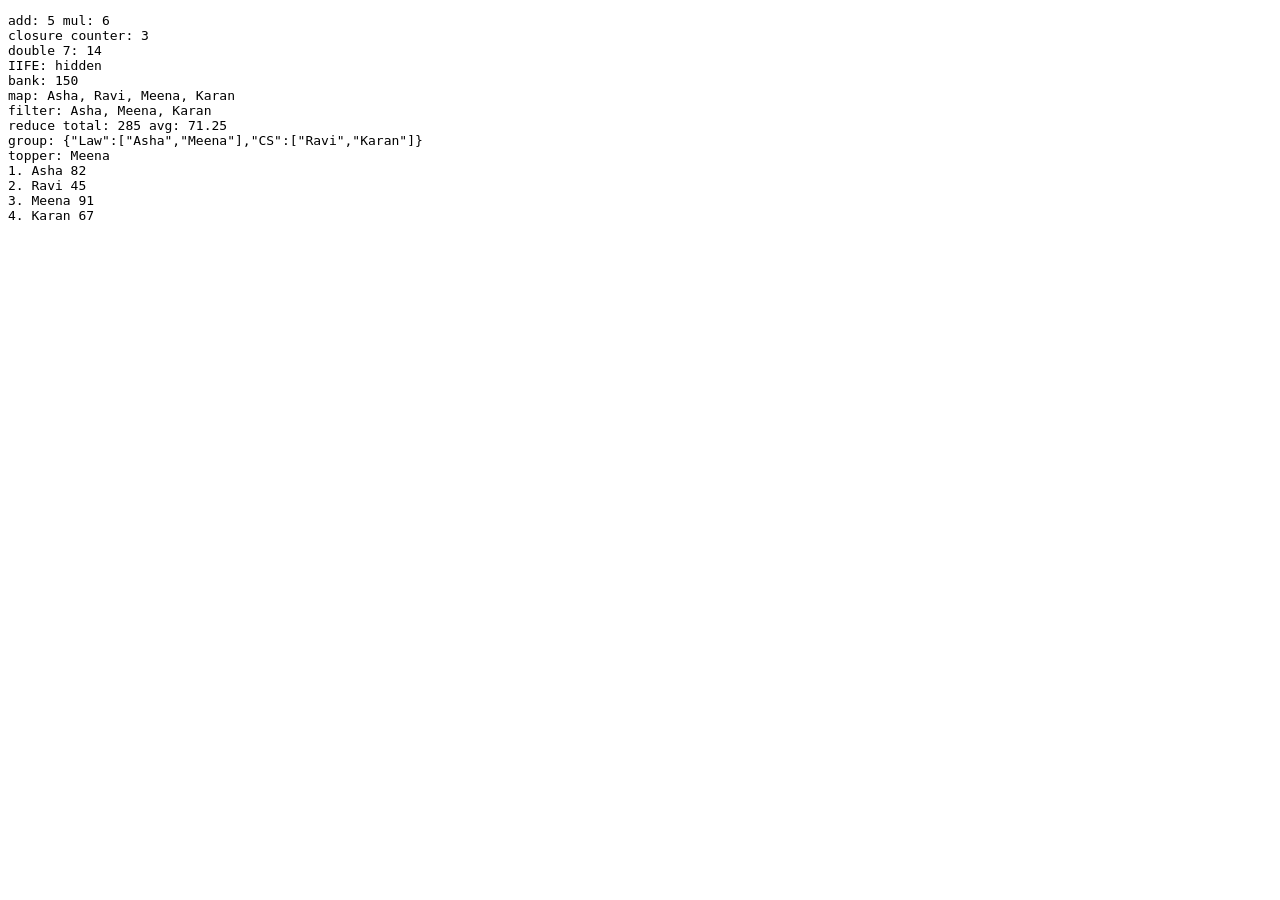
<file: task6/index.html>
<!DOCTYPE html>
<html>
<head>
<meta charset="UTF-8">
<title>JS Practice</title>
</head>
<body>
<pre id="out"></pre>
<script>
const log = (...a) => out.textContent += a.join(" ") + "\n";

function add(a, b) { return a + b; }
const mul = (a, b) => a * b;
log("add:", add(2, 3), "mul:", mul(2, 3));

function counter() {
  let c = 0;
  return () => ++c;
}
const next = counter();
next(); next();
log("closure counter:", next());

const multiplier = x => y => x * y;
const double = multiplier(2);
log("double 7:", double(7));

(function () {
  const secret = "hidden";
  log("IIFE:", secret);
})();

const bank = (() => {
  let balance = 100;
  return {
    deposit: n => (balance += n),
    get: () => balance
  };
})();
bank.deposit(50);
log("bank:", bank.get());

const students = [
  { name: "Asha", marks: 82, dept: "Law" },
  { name: "Ravi", marks: 45, dept: "CS" },
  { name: "Meena", marks: 91, dept: "Law" },
  { name: "Karan", marks: 67, dept: "CS" }
];

const names = students.map(s => s.name);
log("map:", names.join(", "));

const passed = students.filter(s => s.marks >= 50).map(s => s.name);
log("filter:", passed.join(", "));

const total = students.reduce((sum, s) => sum + s.marks, 0);
log("reduce total:", total, "avg:", total / students.length);

const byDept = students.reduce((acc, s) => {
  (acc[s.dept] ||= []).push(s.name);
  return acc;
}, {});
log("group:", JSON.stringify(byDept));

const topper = students.reduce((a, b) => (a.marks > b.marks ? a : b));
log("topper:", topper.name);

students.forEach((s, i) => log(i + 1 + ".", s.name, s.marks));
</script>
</body>
</html>
</file>
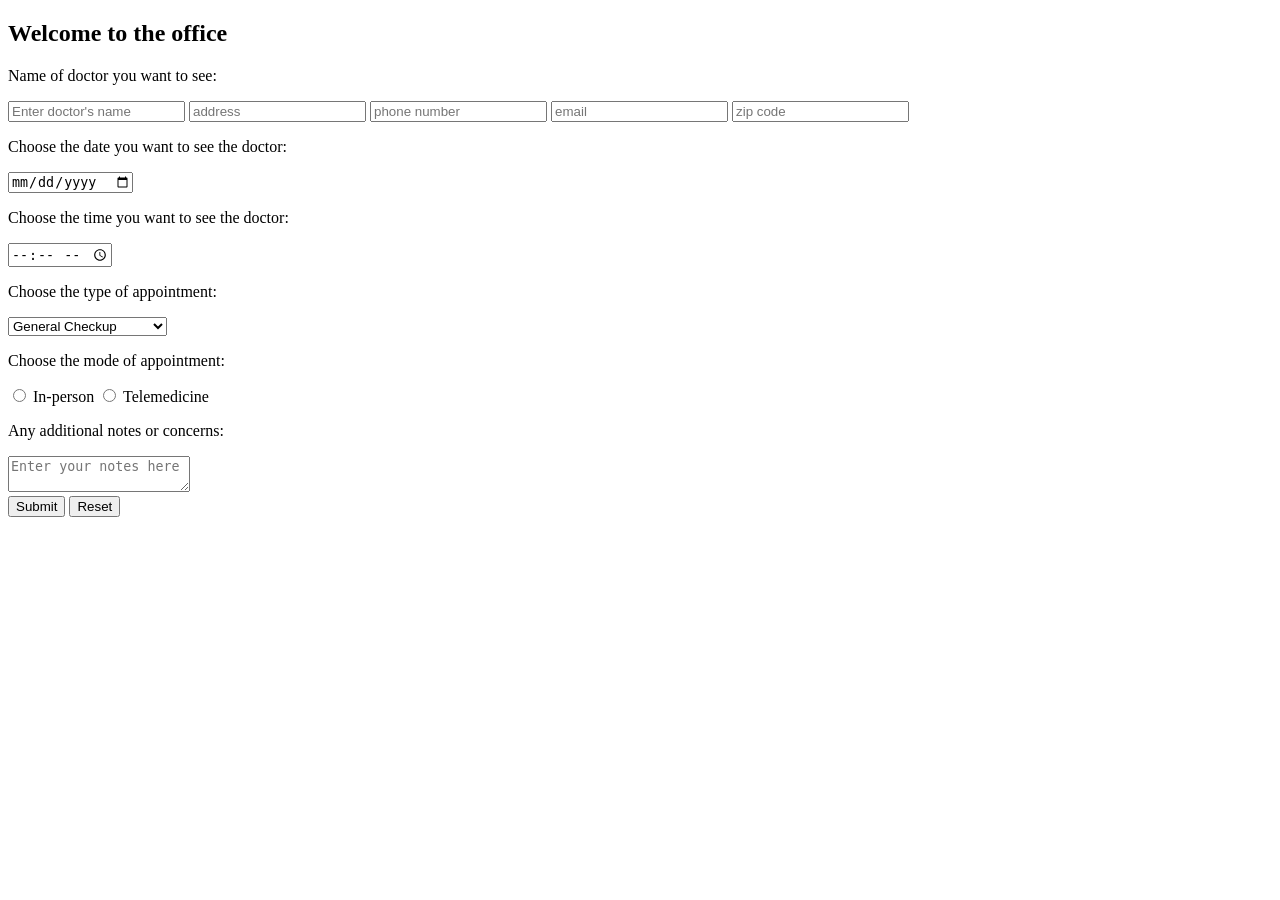
<file: task1/form.html>
<!doctype html>
<html lang="en">
  <head>
    <meta charset="UTF-8" />
    <meta name="viewport" content="width=device-width, initial-scale=1.0" />
    <title>Document</title>
  </head>
  <body>
    <h2>Welcome to the office</h2>
    <p>Name of doctor you want to see:</p>
    <input type="text" placeholder="Enter doctor's name" />
    <input type="text" placeholder="address" />
    <input type="text" placeholder="phone number" />
    <input type="text" placeholder="email" />
    <input type="text" placeholder="zip code" />
    <p>Choose the date you want to see the doctor:</p>
    <input type="date" />
    <p>Choose the time you want to see the doctor:</p>
    <input type="time" />
    <p>Choose the type of appointment:</p>
    <select>
      <option value="general">General Checkup</option>
      <option value="specialist">Specialist Consultation</option>
      <option value="followup">Follow-up Appointment</option>
    </select>
    <p>Choose the mode of appointment:</p>
    <input type="radio" name="mode" value="inperson" /> In-person
    <input type="radio" name="mode" value="telemedicine" /> Telemedicine
    <p>Any additional notes or concerns:</p>
    <textarea placeholder="Enter your notes here"></textarea>
    <br />
    <button type="submit">Submit</button>
    <button type="reset">Reset</button>
  </body>
</html>
</file>
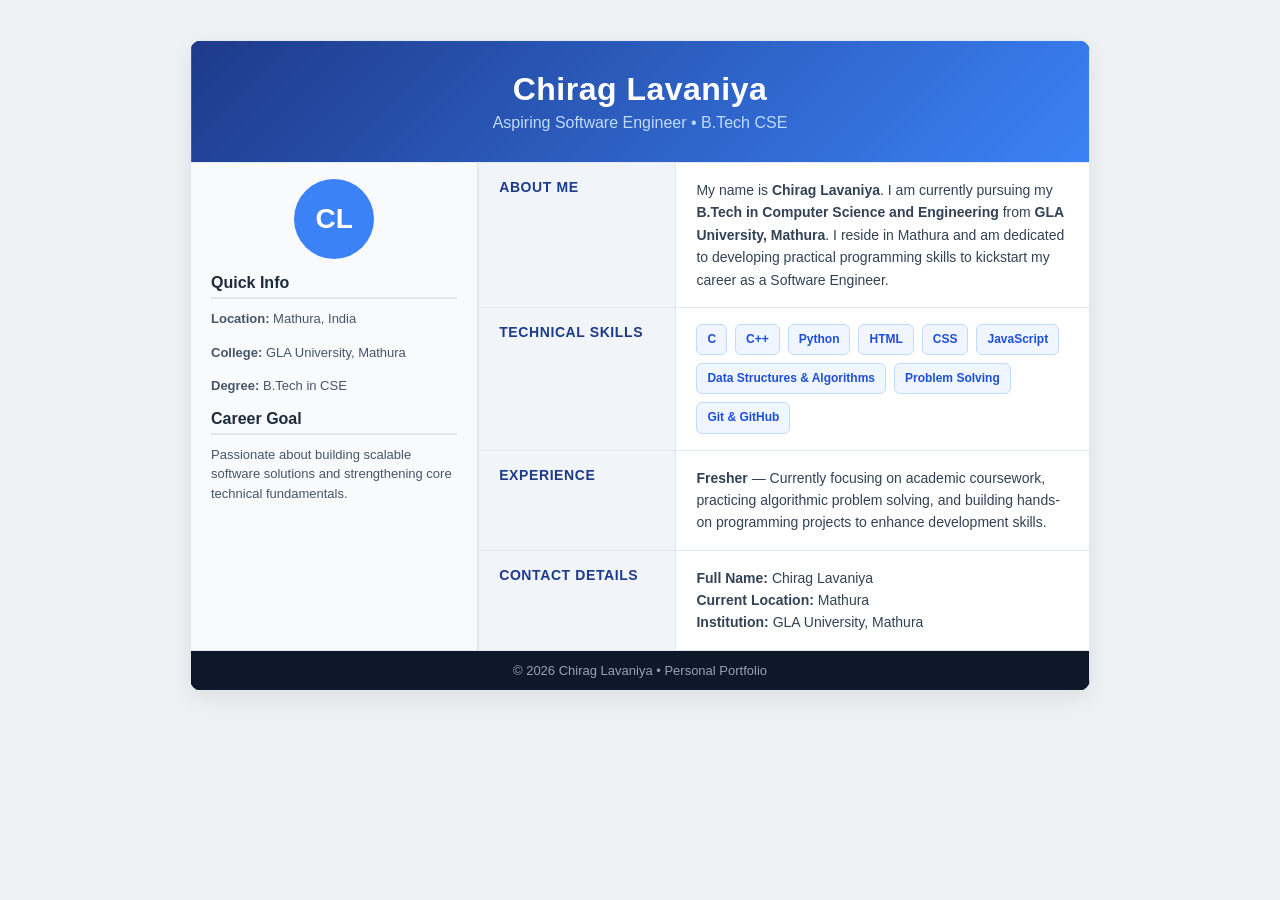
<file: task1/portfolio.html>
<!DOCTYPE html>
<html lang="en">
<head>
  <meta charset="UTF-8">
  <meta name="viewport" content="width=device-width, initial-scale=1.0">
  <title>Chirag Lavaniya | Portfolio</title>
  <style>
    body {
      font-family: 'Segoe UI', Arial, sans-serif;
      background-color: #eef2f5;
      margin: 0;
      padding: 40px 20px;
      display: flex;
      justify-content: center;
    }
    .portfolio-card {
      width: 100%;
      max-width: 900px;
      border-collapse: collapse;
      background-color: #ffffff;
      border-radius: 12px;
      overflow: hidden;
      box-shadow: 0 8px 24px rgba(0, 0, 0, 0.08);
    }
    th, td {
      padding: 16px 20px;
      border: 1px solid #e2e8f0;
      text-align: left;
      vertical-align: top;
    }
    .header-banner {
      background: linear-gradient(135deg, #1e3a8a, #3b82f6);
      color: #ffffff;
      text-align: center;
      padding: 30px 20px;
    }
    .header-banner h1 {
      margin: 0;
      font-size: 32px;
      letter-spacing: 0.5px;
    }
    .header-banner p {
      margin: 6px 0 0;
      font-size: 16px;
      color: #bfdbfe;
      font-weight: 500;
    }
    .sidebar {
      background-color: #f8fafc;
      width: 32%;
      border-right: 2px solid #e2e8f0;
    }
    .avatar {
      width: 80px;
      height: 80px;
      background-color: #3b82f6;
      color: #ffffff;
      border-radius: 50%;
      display: flex;
      align-items: center;
      justify-content: center;
      font-size: 28px;
      font-weight: bold;
      margin: 0 auto 15px;
    }
    .sidebar h3 {
      margin: 0 0 10px;
      font-size: 16px;
      color: #1e293b;
      border-bottom: 2px solid #e2e8f0;
      padding-bottom: 5px;
    }
    .sidebar p {
      margin: 6px 0 14px;
      font-size: 13px;
      color: #475569;
      line-height: 1.5;
    }
    .section-label {
      background-color: #f1f5f9;
      color: #1e3a8a;
      font-weight: 700;
      width: 22%;
      font-size: 14px;
      text-transform: uppercase;
      letter-spacing: 0.6px;
    }
    .content-area {
      font-size: 14px;
      color: #334155;
      line-height: 1.6;
    }
    .badge-container {
      display: flex;
      flex-wrap: wrap;
      gap: 8px;
    }
    .badge {
      background-color: #eff6ff;
      color: #1d4ed8;
      border: 1px solid #bfdbfe;
      padding: 5px 10px;
      border-radius: 6px;
      font-size: 12px;
      font-weight: 600;
    }
    .footer {
      background-color: #0f172a;
      color: #94a3b8;
      text-align: center;
      font-size: 13px;
      padding: 12px;
    }
  </style>
</head>
<body>
  <table class="portfolio-card">
    <thead>
      <tr>
        <th colspan="3" class="header-banner">
          <h1>Chirag Lavaniya</h1>
          <p>Aspiring Software Engineer &bull; B.Tech CSE</p>
        </th>
      </tr>
    </thead>
    <tbody>
      <tr>
        <td rowspan="4" class="sidebar">
          <div class="avatar">CL</div>
          <h3>Quick Info</h3>
          <p><strong>Location:</strong> Mathura, India</p>
          <p><strong>College:</strong> GLA University, Mathura</p>
          <p><strong>Degree:</strong> B.Tech in CSE</p>

          <h3>Career Goal</h3>
          <p>Passionate about building scalable software solutions and strengthening core technical fundamentals.</p>
        </td>
        <td class="section-label">About Me</td>
        <td class="content-area">
          My name is <strong>Chirag Lavaniya</strong>. I am currently pursuing my <strong>B.Tech in Computer Science and Engineering</strong> from <strong>GLA University, Mathura</strong>. I reside in Mathura and am dedicated to developing practical programming skills to kickstart my career as a Software Engineer.
        </td>
      </tr>
      <tr>
        <td class="section-label">Technical Skills</td>
        <td class="content-area">
          <div class="badge-container">
            <span class="badge">C</span>
            <span class="badge">C++</span>
            <span class="badge">Python</span>
            <span class="badge">HTML</span>
            <span class="badge">CSS</span>
            <span class="badge">JavaScript</span>
            <span class="badge">Data Structures &amp; Algorithms</span>
            <span class="badge">Problem Solving</span>
            <span class="badge">Git &amp; GitHub</span>
          </div>
        </td>
      </tr>
      <tr>
        <td class="section-label">Experience</td>
        <td class="content-area">
          <strong>Fresher</strong> &mdash; Currently focusing on academic coursework, practicing algorithmic problem solving, and building hands-on programming projects to enhance development skills.
        </td>
      </tr>
      <tr>
        <td class="section-label">Contact Details</td>
        <td class="content-area">
          <strong>Full Name:</strong> Chirag Lavaniya<br>
          <strong>Current Location:</strong> Mathura<br>
          <strong>Institution:</strong> GLA University, Mathura
        </td>
      </tr>
      <tr>
        <td colspan="3" class="footer">
          &copy; 2026 Chirag Lavaniya &bull; Personal Portfolio
        </td>
      </tr>
    </tbody>
  </table>
</body>
</html>
</file>
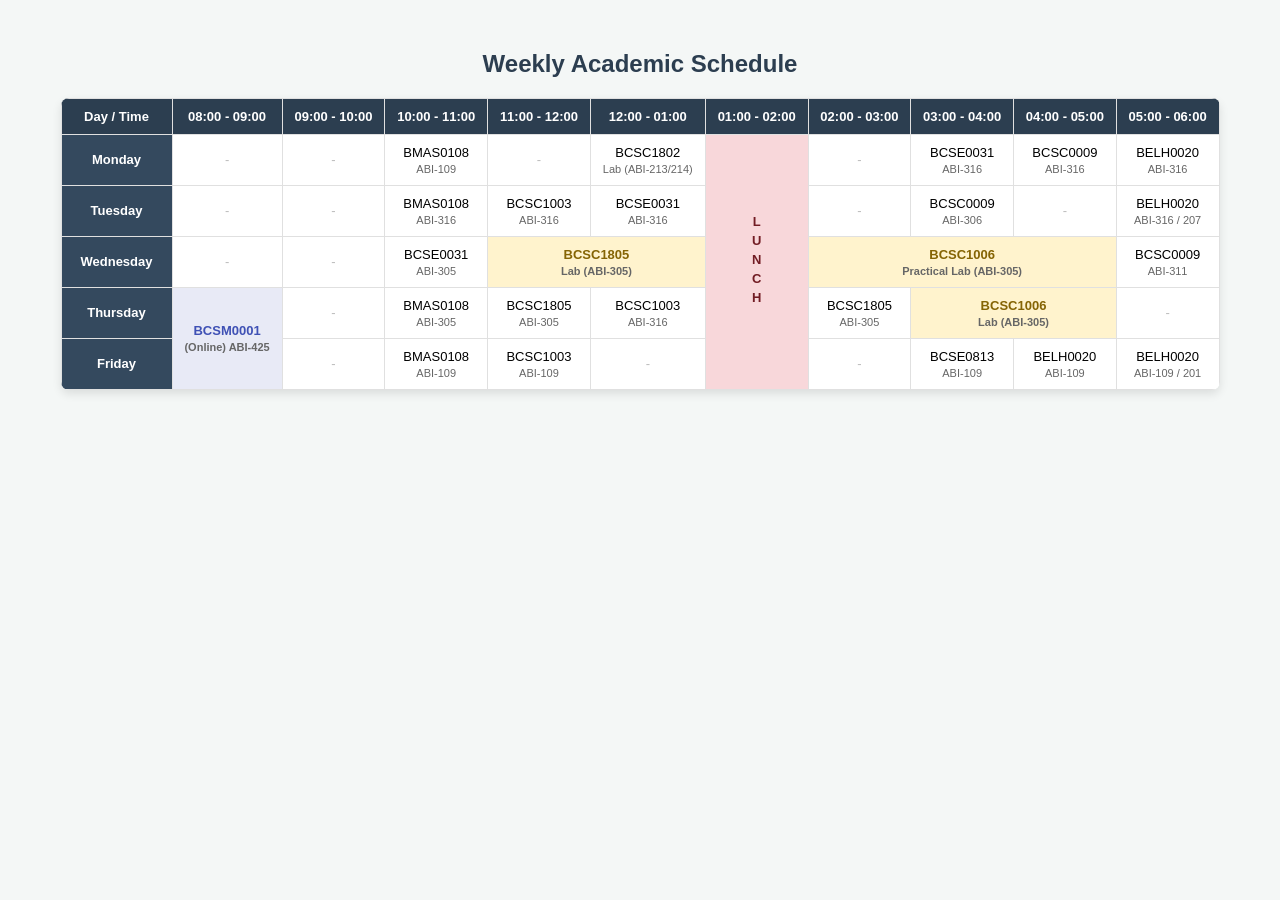
<file: task1/timetable.html>
<!DOCTYPE html>
<html lang="en">
<head>
  <meta charset="UTF-8">
  <meta name="viewport" content="width=device-width, initial-scale=1.0">
  <title>Class Timetable</title>
  <style>
    body {
      font-family: 'Segoe UI', Tahoma, Geneva, Verdana, sans-serif;
      background-color: #f4f7f6;
      margin: 30px;
      display: flex;
      flex-direction: column;
      align-items: center;
    }
    h2 {
      color: #2c3e50;
      margin-bottom: 20px;
    }
    table {
      border-collapse: collapse;
      width: 95%;
      max-width: 1200px;
      background-color: #ffffff;
      box-shadow: 0 4px 10px rgba(0, 0, 0, 0.1);
      border-radius: 8px;
      overflow: hidden;
    }
    th, td {
      border: 1px solid #e0e0e0;
      padding: 10px;
      text-align: center;
      font-size: 13px;
    }
    thead th {
      background-color: #2c3e50;
      color: #ffffff;
      font-weight: 600;
    }
    tbody th {
      background-color: #34495e;
      color: #ffffff;
      font-weight: 600;
      width: 90px;
    }
    .lab {
      background-color: #fff3cd;
      color: #856404;
      font-weight: bold;
    }
    .online {
      background-color: #e8eaf6;
      color: #3f51b5;
      font-weight: bold;
    }
    .lunch {
      background-color: #f8d7da;
      color: #721c24;
      font-weight: bold;
      writing-mode: vertical-rl;
      text-orientation: upright;
      letter-spacing: 4px;
    }
    .empty {
      color: #bbb;
    }
    small {
      display: block;
      color: #666;
      font-size: 11px;
      margin-top: 3px;
    }
  </style>
</head>
<body>
  <h2>Weekly Academic Schedule</h2>
  <table>
    <thead>
      <tr>
        <th>Day / Time</th>
        <th>08:00 - 09:00</th>
        <th>09:00 - 10:00</th>
        <th>10:00 - 11:00</th>
        <th>11:00 - 12:00</th>
        <th>12:00 - 01:00</th>
        <th>01:00 - 02:00</th>
        <th>02:00 - 03:00</th>
        <th>03:00 - 04:00</th>
        <th>04:00 - 05:00</th>
        <th>05:00 - 06:00</th>
      </tr>
    </thead>
    <tbody>
      <tr>
        <th>Monday</th>
        <td class="empty">-</td>
        <td class="empty">-</td>
        <td>BMAS0108<small>ABI-109</small></td>
        <td class="empty">-</td>
        <td>BCSC1802<small>Lab (ABI-213/214)</small></td>
        <td rowspan="5" class="lunch">LUNCH</td>
        <td class="empty">-</td>
        <td>BCSE0031<small>ABI-316</small></td>
        <td>BCSC0009<small>ABI-316</small></td>
        <td>BELH0020<small>ABI-316</small></td>
      </tr>
      <tr>
        <th>Tuesday</th>
        <td class="empty">-</td>
        <td class="empty">-</td>
        <td>BMAS0108<small>ABI-316</small></td>
        <td>BCSC1003<small>ABI-316</small></td>
        <td>BCSE0031<small>ABI-316</small></td>
        <td class="empty">-</td>
        <td>BCSC0009<small>ABI-306</small></td>
        <td class="empty">-</td>
        <td>BELH0020<small>ABI-316 / 207</small></td>
      </tr>
      <tr>
        <th>Wednesday</th>
        <td class="empty">-</td>
        <td class="empty">-</td>
        <td>BCSE0031<small>ABI-305</small></td>
        <td colspan="2" class="lab">BCSC1805<small>Lab (ABI-305)</small></td>
        <td colspan="3" class="lab">BCSC1006<small>Practical Lab (ABI-305)</small></td>
        <td>BCSC0009<small>ABI-311</small></td>
      </tr>
      <tr>
        <th>Thursday</th>
        <td rowspan="2" class="online">BCSM0001<small>(Online) ABI-425</small></td>
        <td class="empty">-</td>
        <td>BMAS0108<small>ABI-305</small></td>
        <td>BCSC1805<small>ABI-305</small></td>
        <td>BCSC1003<small>ABI-316</small></td>
        <td>BCSC1805<small>ABI-305</small></td>
        <td colspan="2" class="lab">BCSC1006<small>Lab (ABI-305)</small></td>
        <td class="empty">-</td>
      </tr>
      <tr>
        <th>Friday</th>
        <td class="empty">-</td>
        <td>BMAS0108<small>ABI-109</small></td>
        <td>BCSC1003<small>ABI-109</small></td>
        <td class="empty">-</td>
        <td class="empty">-</td>
        <td>BCSE0813<small>ABI-109</small></td>
        <td>BELH0020<small>ABI-109</small></td>
        <td>BELH0020<small>ABI-109 / 201</small></td>
      </tr>
    </tbody>
  </table>
</body>
</html>
</file>
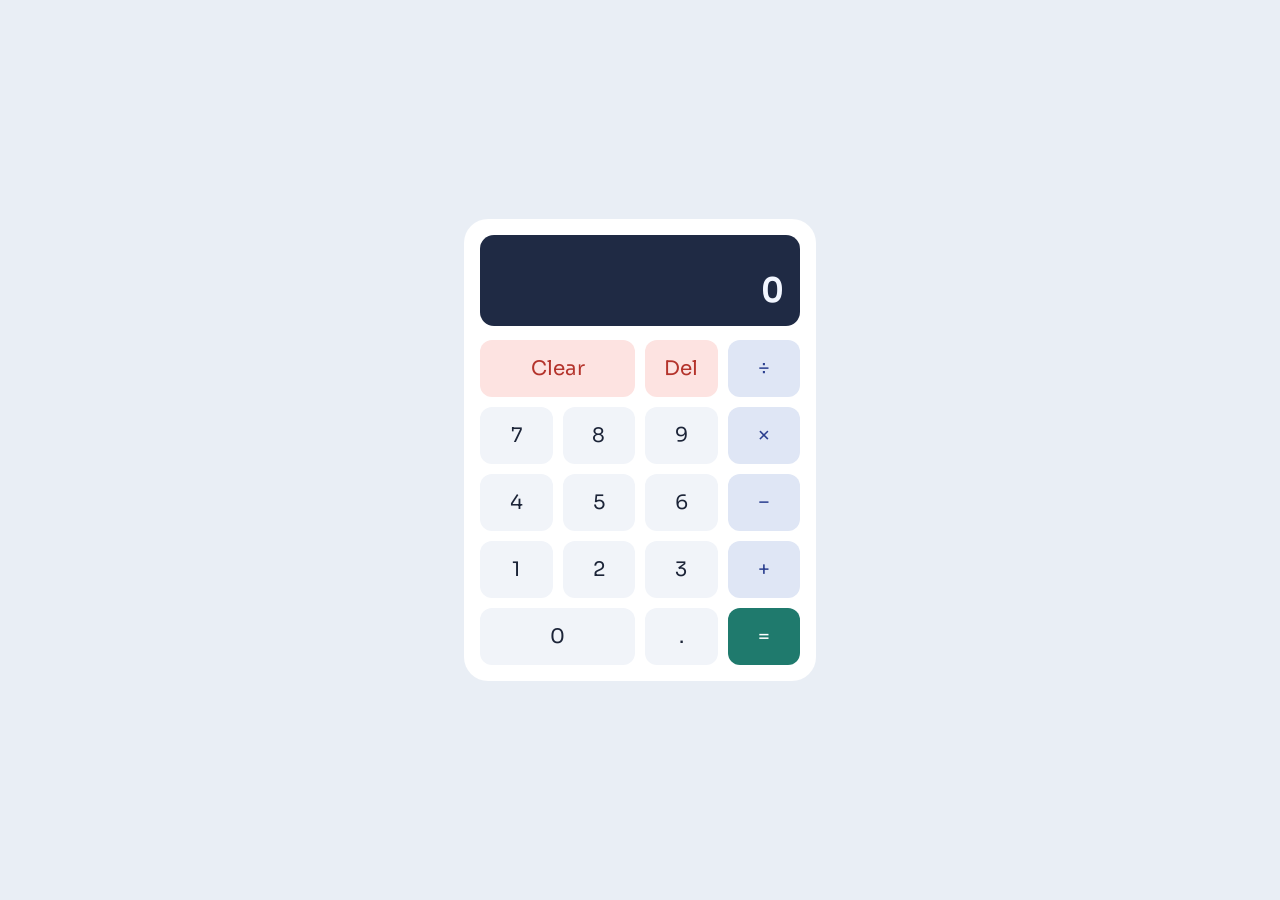
<file: task10/Simple Calculator.html>
<!DOCTYPE html>
<html lang="en">
<head>
<meta charset="UTF-8">
<meta name="viewport" content="width=device-width, initial-scale=1, viewport-fit=cover">
<title>Simple Calculator</title>
<link href="https://fonts.googleapis.com/css2?family=Sora:wght@400;600&display=swap" rel="stylesheet">
<style>
  :root {
    --page: #e9eef5;
    --body: #ffffff;
    --screen: #1f2a44;
    --screen-text: #f2f6ff;
    --screen-hint: #9fb0d6;
    --key: #f1f4f9;
    --key-text: #1c2438;
    --op: #dfe6f5;
    --op-text: #2b3f8f;
    --clear: #fde3e1;
    --clear-text: #b4332b;
    --equals: #1f7a6d;
    --equals-text: #ffffff;
    color-scheme: light;

    box-sizing: border-box;
    padding-top: env(safe-area-inset-top, 0px);
    padding-bottom: env(safe-area-inset-bottom, 0px);
  }
  @media (prefers-color-scheme: dark) {
    :root:not([data-theme="light"]) {
      --page: #121722;
      --body: #1b2232;
      --screen: #0d121c;
      --screen-text: #f2f6ff;
      --screen-hint: #8394bb;
      --key: #262f45;
      --key-text: #e8edf8;
      --op: #31416e;
      --op-text: #cfdcff;
      --clear: #4a2a2a;
      --clear-text: #ffb4ab;
      --equals: #35b3a0;
      --equals-text: #06201c;
      color-scheme: dark;
    }
  }
  :root[data-theme="dark"] {
    --page: #121722;
    --body: #1b2232;
    --screen: #0d121c;
    --screen-text: #f2f6ff;
    --screen-hint: #8394bb;
    --key: #262f45;
    --key-text: #e8edf8;
    --op: #31416e;
    --op-text: #cfdcff;
    --clear: #4a2a2a;
    --clear-text: #ffb4ab;
    --equals: #35b3a0;
    --equals-text: #06201c;
    color-scheme: dark;
  }
  html { height: 100%; scroll-padding-top: env(safe-area-inset-top, 0px); }
  body {
    min-height: 100%;
    margin: 0;
    display: flex;
    align-items: center;
    justify-content: center;
    background: var(--page);
    font-family: "Sora", system-ui, -apple-system, "Segoe UI", sans-serif;
  }
  .calculator {
    width: 320px;
    max-width: 92vw;
    padding: 16px;
    background: var(--body);
    border-radius: 24px;
  }
  .screen {
    background: var(--screen);
    color: var(--screen-text);
    border-radius: 14px;
    padding: 14px 16px;
    margin-bottom: 14px;
    text-align: right;
  }
  .history {
    min-height: 20px;
    font-size: 14px;
    color: var(--screen-hint);
  }
  .current {
    font-size: 34px;
    font-weight: 600;
    font-variant-numeric: tabular-nums;
    white-space: nowrap;
    overflow-x: auto;
  }
  .keys {
    display: grid;
    grid-template-columns: repeat(4, 1fr);
    gap: 10px;
  }
  button {
    font-family: inherit;
    font-size: 20px;
    padding: 16px 0;
    border: none;
    border-radius: 12px;
    background: var(--key);
    color: var(--key-text);
    cursor: pointer;
  }
  button:active { transform: scale(0.96); }
  button:focus-visible { outline: 3px solid var(--op-text); outline-offset: 2px; }
  .op { background: var(--op); color: var(--op-text); }
  .clear { background: var(--clear); color: var(--clear-text); }
  .equals { background: var(--equals); color: var(--equals-text); }
  .wide { grid-column: span 2; }
</style>
</head>
<body>
  <div class="calculator">
    <div class="screen">
      <div class="history" id="history"></div>
      <div class="current" id="display">0</div>
    </div>
    <div class="keys">
      <button class="clear wide" onclick="clearAll()">Clear</button>
      <button class="clear" onclick="deleteLast()">Del</button>
      <button class="op" onclick="pressOperator('÷')">÷</button>
      <button onclick="pressNumber('7')">7</button>
      <button onclick="pressNumber('8')">8</button>
      <button onclick="pressNumber('9')">9</button>
      <button class="op" onclick="pressOperator('×')">×</button>
      <button onclick="pressNumber('4')">4</button>
      <button onclick="pressNumber('5')">5</button>
      <button onclick="pressNumber('6')">6</button>
      <button class="op" onclick="pressOperator('-')">−</button>
      <button onclick="pressNumber('1')">1</button>
      <button onclick="pressNumber('2')">2</button>
      <button onclick="pressNumber('3')">3</button>
      <button class="op" onclick="pressOperator('+')">+</button>
      <button class="wide" onclick="pressNumber('0')">0</button>
      <button onclick="pressNumber('.')">.</button>
      <button class="equals" onclick="pressEquals()">=</button>
    </div>
  </div>
  <script>
    let current = "0";
    let previous = "";
    let operator = "";
    let startNew = false;
    const display = document.getElementById("display");
    const history = document.getElementById("history");
    function updateScreen() {
      display.textContent = current;
      history.textContent = operator ? previous + " " + operator : "";
    }
    function pressNumber(n) {
      if (startNew) {
        current = "0";
        startNew = false;
      }
      if (n === "." && current.includes(".")) return;
      if (current === "0" && n !== ".") {
        current = n;
      } else {
        current = current + n;
      }
      updateScreen();
    }
    function pressOperator(op) {
      if (isNaN(parseFloat(current))) clearAll();
      if (operator !== "" && !startNew) calculate();

      previous = current;
      operator = op;
      startNew = true;
      updateScreen();
    }
    function calculate() {
      if (operator === "") return;
      const a = parseFloat(previous);
      const b = parseFloat(current);
      let result;
      if (operator === "+") result = a + b;
      if (operator === "-") result = a - b;
      if (operator === "×") result = a * b;
      if (operator === "÷") {
        if (b === 0) {
          current = "Cannot divide by 0";
          previous = "";
          operator = "";
          startNew = true;
          return;
        }
        result = a / b;
      }
      current = String(parseFloat(result.toFixed(10)));
      previous = "";
      operator = "";
      startNew = true;
    }
    function pressEquals() {
      calculate();
      updateScreen();
    }
    function clearAll() {
      current = "0";
      previous = "";
      operator = "";
      startNew = false;
      updateScreen();
    }
    function deleteLast() {
      if (startNew) return;
      current = current.slice(0, -1);
      if (current === "" || current === "-") current = "0";
      updateScreen();
    }
  </script>
</body>
</html>
</file>
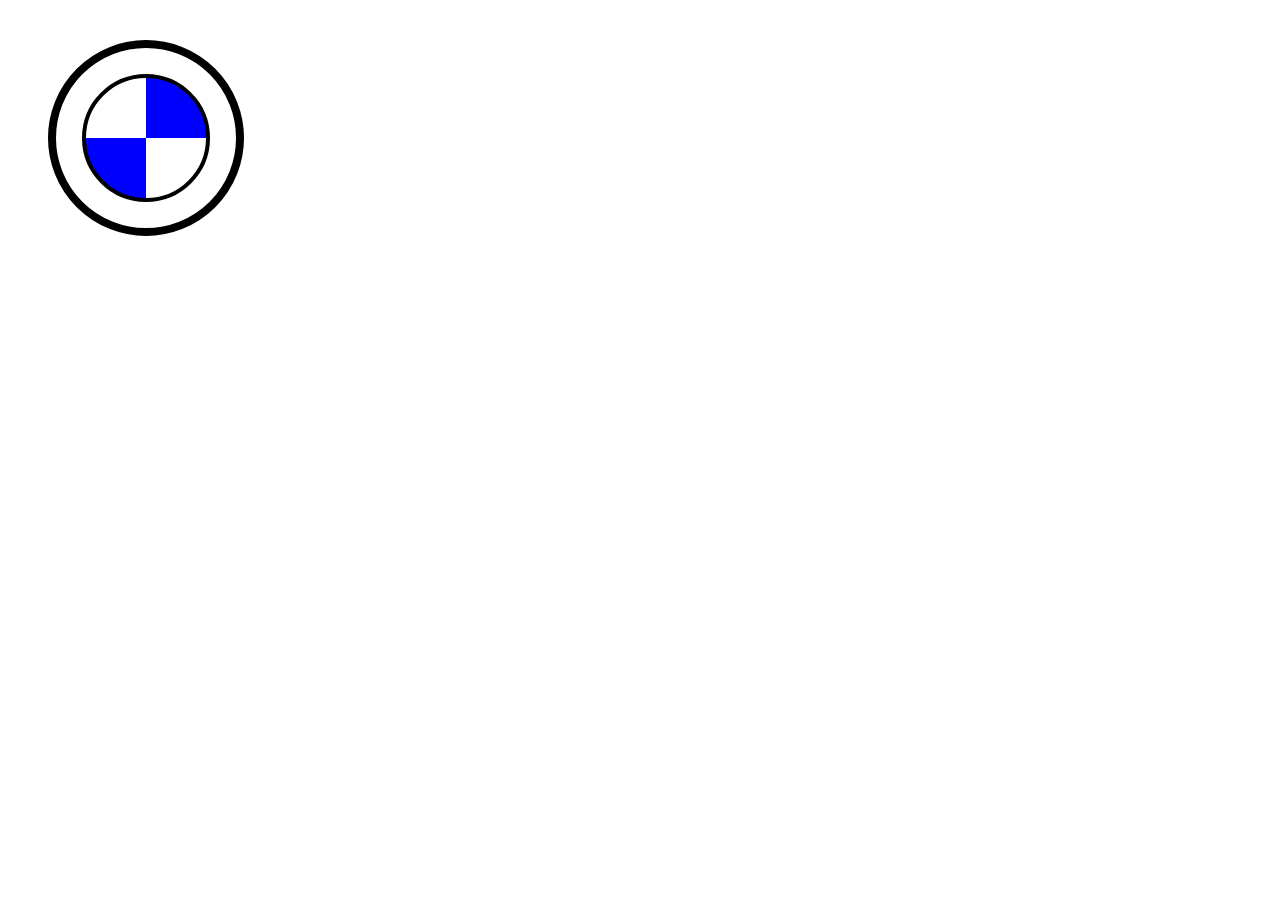
<file: task2/logo.html>
<!DOCTYPE html>
<html lang="en">
<head>
    <meta charset="UTF-8">
    <meta name="viewport" content="width=device-width, initial-scale=1.0">
    <title>simple BMW Logo</title>
    <style>
        body {
            background-color: white;
            font-family: Arial, sans-serif;
        }
        .logo {
            width: 180px;
            height: 180px;
            border: 8px solid black;
            border-radius: 50%;
            margin: 40px;
            display: flex;
            justify-content: center;
            align-items: center;
        }
        .inner-circle {
            width: 120px;
            height: 120px;
            border: 4px solid black;
            border-radius: 50%;

            background: conic-gradient(
                blue 0deg 90deg,
                white 90deg 180deg,
                blue 180deg 270deg,
                white 270deg 360deg
            );
        }
        h2 {
            margin-left: 55px;
        }
    </style>
</head>
<body>
    <div class="logo">
        <div class="inner-circle"></div>
    </div>
</body>
</html>
</file>
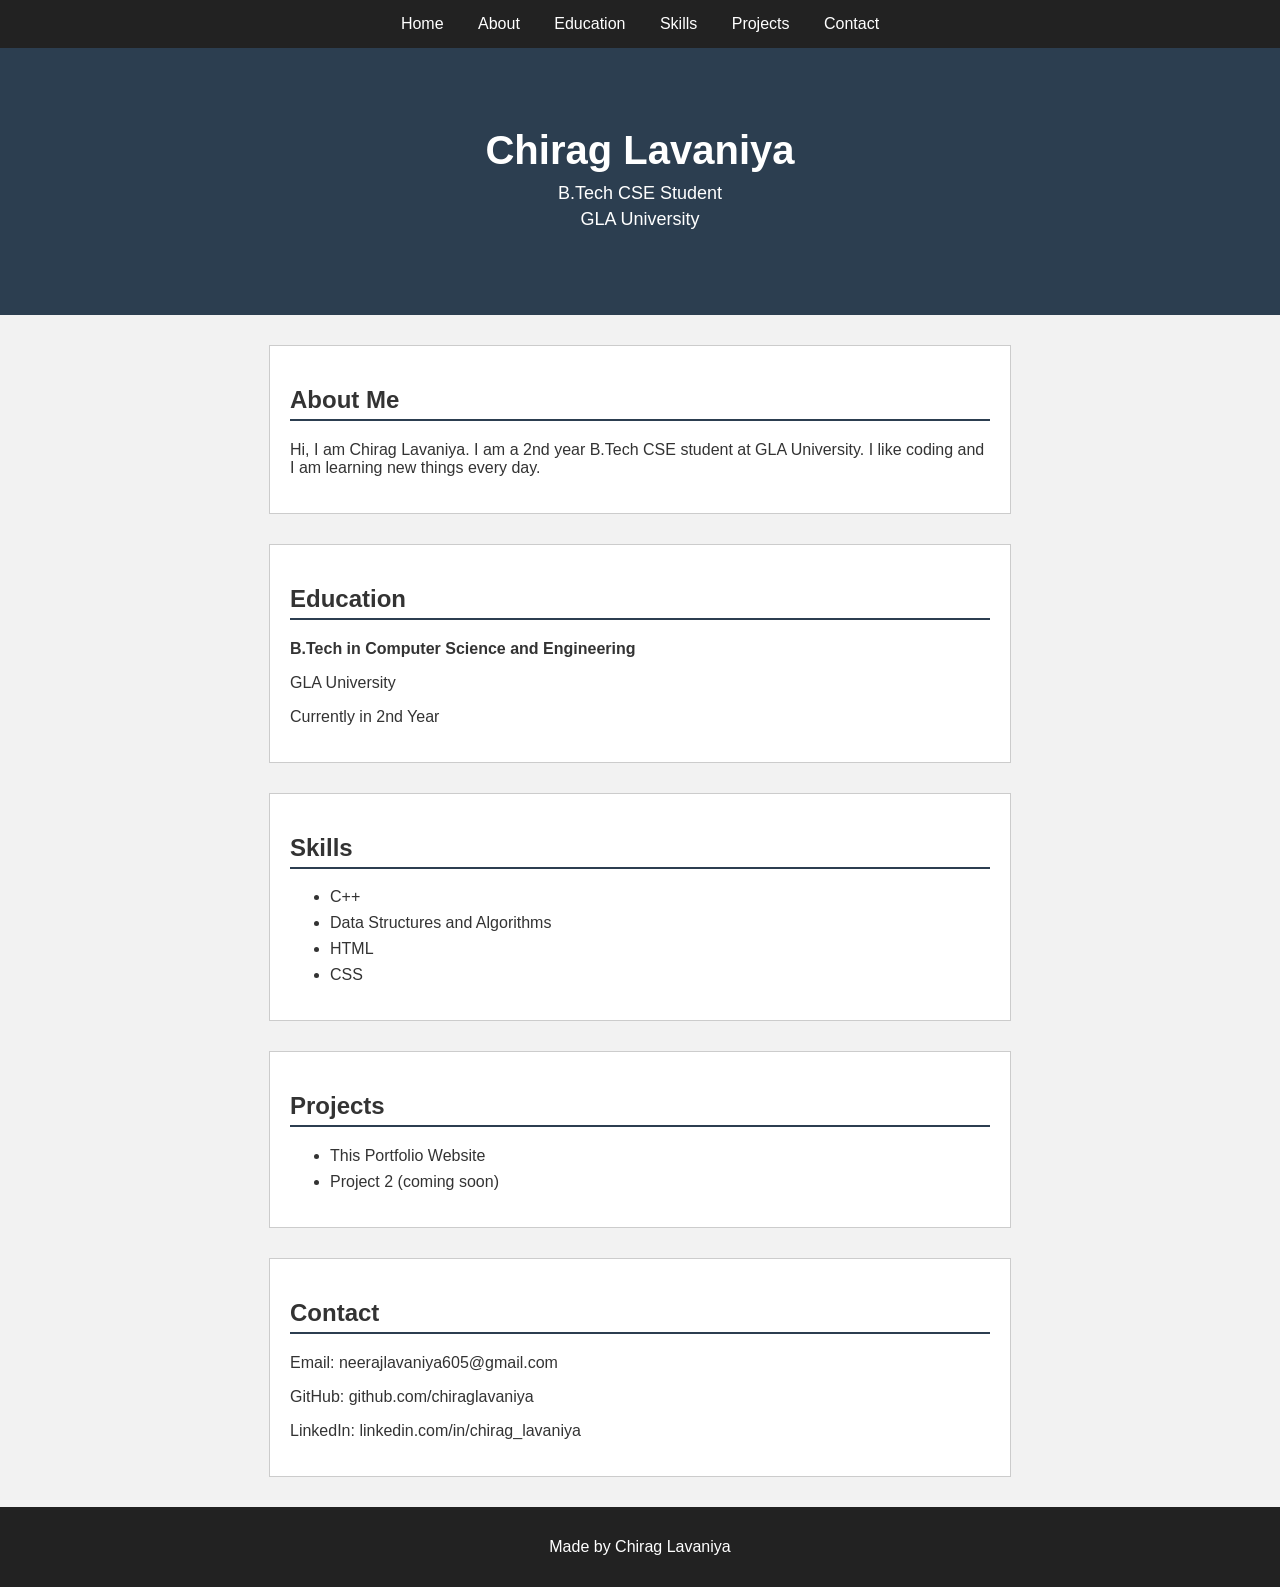
<file: task3/portfolio.html>
<!DOCTYPE html>
<html>
<head>
  <title>Chirag Lavaniya - Portfolio</title>
  <meta name="viewport" content="width=device-width, initial-scale=1">
  <style>
    body {
      font-family: Arial, sans-serif;
      margin: 0;
      background-color: #f2f2f2;
      color: #333333;
    }

    #navbar {
      background-color: #222222;
      padding: 15px;
      text-align: center;
    }

    #navbar a {
      color: white;
      text-decoration: none;
      margin: 0 15px;
    }

    #navbar a:hover {
      color: yellow;
    }

    #home {
      background-color: #2c3e50;
      color: white;
      text-align: center;
      padding: 80px 20px;
    }

    #home h1 {
      font-size: 40px;
      margin: 0 0 10px 0;
    }

    #home p {
      font-size: 18px;
      margin: 5px 0;
    }

    .section {
      max-width: 700px;
      margin: 30px auto;
      background-color: white;
      padding: 20px;
      border: 1px solid #cccccc;
    }

    .section h2 {
      border-bottom: 2px solid #2c3e50;
      padding-bottom: 5px;
    }

    .section li {
      margin-bottom: 8px;
    }

    #footer {
      background-color: #222222;
      color: white;
      text-align: center;
      padding: 15px;
    }
  </style>
</head>
<body>

  <div id="navbar">
    <a href="#home">Home</a>
    <a href="#about">About</a>
    <a href="#education">Education</a>
    <a href="#skills">Skills</a>
    <a href="#projects">Projects</a>
    <a href="#contact">Contact</a>
  </div>

  <div id="home">
    <h1>Chirag Lavaniya</h1>
    <p>B.Tech CSE Student</p>
    <p>GLA University</p>
  </div>

  <div class="section" id="about">
    <h2>About Me</h2>
    <p>
      Hi, I am Chirag Lavaniya. I am a 2nd year B.Tech CSE student at GLA University.
      I like coding and I am learning new things every day.
    </p>
  </div>

  <div class="section" id="education">
    <h2>Education</h2>
    <p><b>B.Tech in Computer Science and Engineering</b></p>
    <p>GLA University</p>
    <p>Currently in 2nd Year</p>
  </div>

  <div class="section" id="skills">
    <h2>Skills</h2>
    <ul>
      <li>C++</li>
      <li>Data Structures and Algorithms</li>
      <li>HTML</li>
      <li>CSS</li>
    </ul>
  </div>

  <div class="section" id="projects">
    <h2>Projects</h2>
    <ul>
      <li>This Portfolio Website</li>
      <li>Project 2 (coming soon)</li>
    </ul>
  </div>

  <div class="section" id="contact">
    <h2>Contact</h2>
    <p>Email: neerajlavaniya605@gmail.com</p>
    <p>GitHub: github.com/chiraglavaniya</p>
    <p>LinkedIn: linkedin.com/in/chirag_lavaniya</p>
  </div>

  <div id="footer">
    <p>Made by Chirag Lavaniya</p>
  </div>

</body>
</html>
</file>
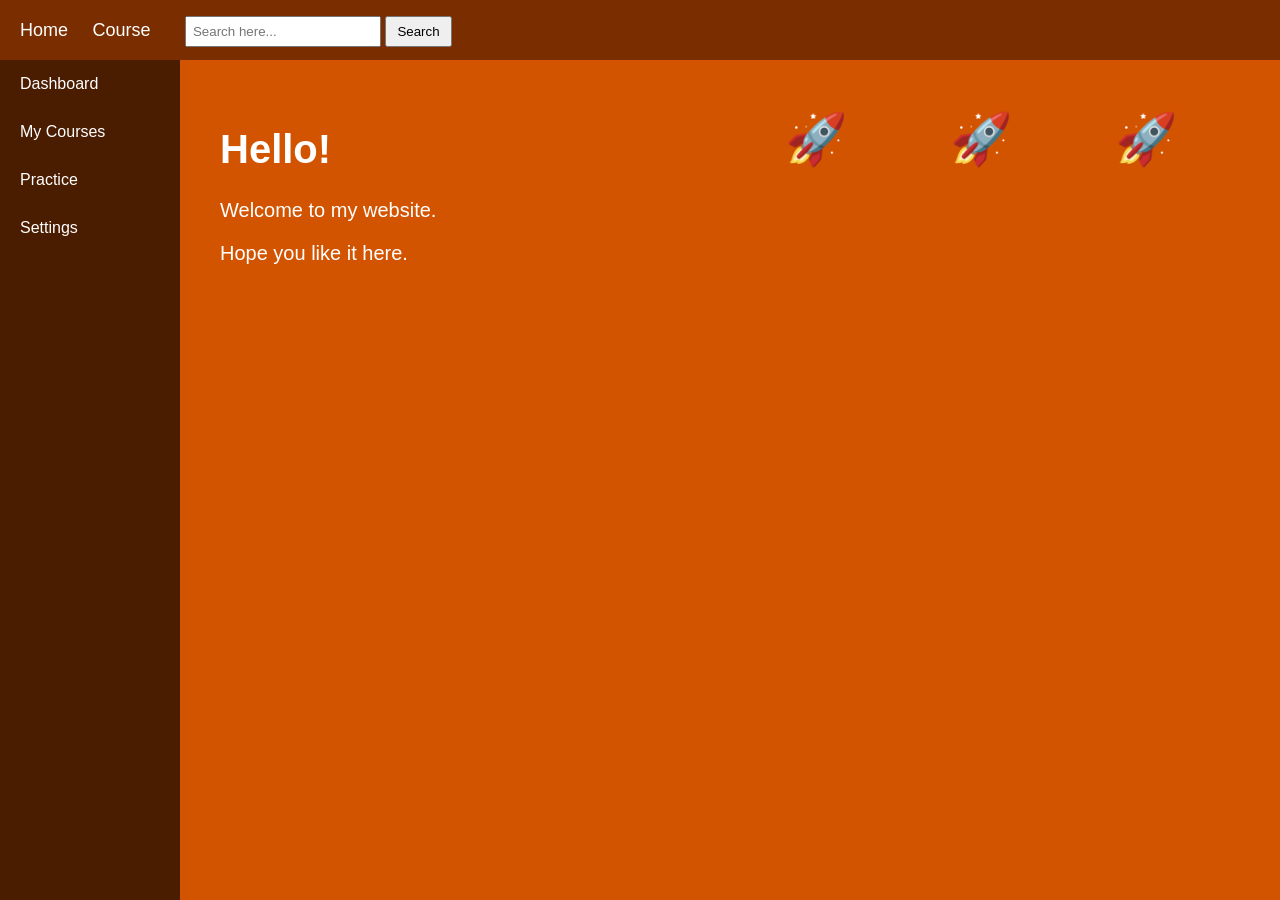
<file: task4/responsive.html>
<!DOCTYPE html>
<html>
<head>
  <title>My Website</title>
  <meta name="viewport" content="width=device-width, initial-scale=1">
  <style>
    body {
      margin: 0;
      font-family: Arial, sans-serif;
      background-color: #d35400;
      color: white;
    }

    #navbar {
      position: fixed;
      top: 0;
      left: 0;
      width: 100%;
      height: 60px;
      background-color: #7a2e00;
      line-height: 60px;
    }

    #navbar a {
      color: white;
      text-decoration: none;
      margin-left: 20px;
      font-size: 18px;
    }

    #navbar a:hover {
      color: yellow;
    }

    #navbar input {
      padding: 6px;
      margin-left: 30px;
      width: 180px;
    }

    #navbar button {
      padding: 6px 10px;
      cursor: pointer;
    }

    #sidebar {
      position: fixed;
      top: 60px;
      left: 0;
      width: 180px;
      height: 100%;
      background-color: #4a1c00;
    }

    #sidebar a {
      display: block;
      color: white;
      text-decoration: none;
      padding: 15px 20px;
    }

    #sidebar a:hover {
      background-color: #d35400;
    }

    #workspace {
      margin-top: 60px;
      margin-left: 180px;
      height: 500px;
      position: relative;
      overflow: hidden;
    }

    #text {
      padding: 40px;
    }

    #text h1 {
      font-size: 40px;
    }

    #text p {
      font-size: 20px;
    }

    .rocket {
      position: absolute;
      font-size: 50px;
      animation-name: updown;
      animation-iteration-count: infinite;
      animation-direction: alternate;
      animation-timing-function: ease-in-out;
    }

    #rocket1 {
      top: 50px;
      left: 55%;
      animation-duration: 3s;
    }

    #rocket2 {
      top: 50px;
      left: 70%;
      animation-duration: 4s;
    }

    #rocket3 {
      top: 50px;
      left: 85%;
      animation-duration: 2s;
    }

    @keyframes updown {
      from {
        transform: translateY(0px);
      }
      to {
        transform: translateY(350px);
      }
    }
  </style>
</head>
<body>

  <div id="navbar">
    <a href="#">Home</a>
    <a href="#">Course</a>
    <input type="text" placeholder="Search here...">
    <button>Search</button>
  </div>

  <div id="sidebar">
    <a href="#">Dashboard</a>
    <a href="#">My Courses</a>
    <a href="#">Practice</a>
    <a href="#">Settings</a>
  </div>

  <div id="workspace">
    <div id="text">
      <h1>Hello!</h1>
      <p>Welcome to my website.</p>
      <p>Hope you like it here.</p>
    </div>

    <div class="rocket" id="rocket1">🚀</div>
    <div class="rocket" id="rocket2">🚀</div>
    <div class="rocket" id="rocket3">🚀</div>
  </div>

</body>
</html>
</file>
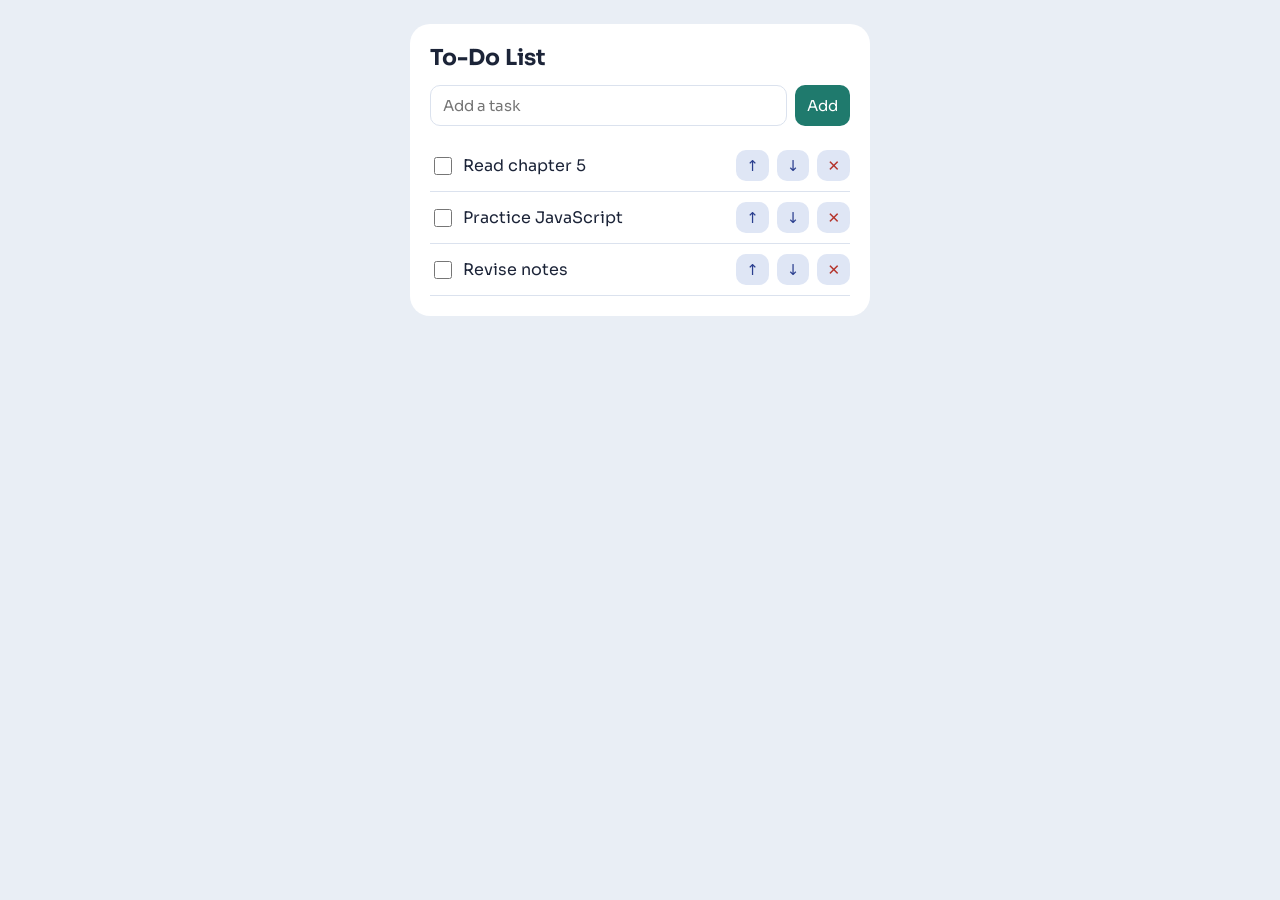
<file: task7/todo.html>
<!DOCTYPE html>
<html lang="en">
<head>
<meta charset="UTF-8">
<meta name="viewport" content="width=device-width, initial-scale=1, viewport-fit=cover">
<title>To-Do List</title>
<link href="https://fonts.googleapis.com/css2?family=Sora:wght@400;600&display=swap" rel="stylesheet">
<style>
  :root {
    --page: #e9eef5;
    --card: #ffffff;
    --text: #1c2438;
    --line: #dbe2ee;
    --btn: #dfe6f5;
    --btn-text: #2b3f8f;
    --main: #1f7a6d;
    --main-text: #ffffff;
    --danger: #b4332b;
    color-scheme: light;
    box-sizing: border-box;
    padding-top: env(safe-area-inset-top, 0px);
    padding-bottom: env(safe-area-inset-bottom, 0px);
  }

  @media (prefers-color-scheme: dark) {
    :root {
      --page: #121722;
      --card: #1b2232;
      --text: #e8edf8;
      --line: #2c3650;
      --btn: #31416e;
      --btn-text: #cfdcff;
      --main: #35b3a0;
      --main-text: #06201c;
      --danger: #ffb4ab;
      color-scheme: dark;
    }
  }

  html {
    height: 100%;
    scroll-padding-top: env(safe-area-inset-top, 0px);
  }

  body {
    min-height: 100%;
    margin: 0;
    padding: 24px 16px;
    box-sizing: border-box;
    background: var(--page);
    color: var(--text);
    font-family: "Sora", system-ui, -apple-system, "Segoe UI", sans-serif;
  }

  .card {
    max-width: 420px;
    margin: 0 auto;
    background: var(--card);
    border-radius: 20px;
    padding: 20px;
  }

  h1 {
    margin: 0 0 14px;
    font-size: 22px;
  }

  .add {
    display: flex;
    gap: 8px;
    margin-bottom: 14px;
  }

  input[type="text"] {
    flex: 1;
    min-width: 0;
    font-family: inherit;
    font-size: 15px;
    padding: 10px 12px;
    border: 1px solid var(--line);
    border-radius: 10px;
    background: transparent;
    color: var(--text);
  }

  button {
    font-family: inherit;
    font-size: 15px;
    padding: 8px 12px;
    border: none;
    border-radius: 10px;
    background: var(--btn);
    color: var(--btn-text);
    cursor: pointer;
  }

  #addBtn {
    background: var(--main);
    color: var(--main-text);
  }

  button:focus-visible,
  input:focus-visible {
    outline: 3px solid var(--btn-text);
    outline-offset: 2px;
  }

  ul {
    list-style: none;
    margin: 0;
    padding: 0;
  }

  li {
    display: flex;
    align-items: center;
    gap: 8px;
    padding: 10px 0;
    border-bottom: 1px solid var(--line);
  }

  li span {
    flex: 1;
    overflow-wrap: anywhere;
  }

  li input[type="checkbox"] {
    width: 18px;
    height: 18px;
  }

  li button {
    padding: 6px 10px;
  }

  li .delete {
    color: var(--danger);
  }
</style>
</head>

<body>
  <div class="card">
    <h1>To-Do List</h1>
    <div class="add">
      <input type="text" id="taskInput" placeholder="Add a task">
      <button id="addBtn">Add</button>
    </div>
    <ul id="taskList"></ul>
  </div>

  <script>
    const taskInput = document.getElementById("taskInput");
    const addBtn = document.getElementById("addBtn");
    const taskList = document.getElementById("taskList");

    function createTask(text) {
      const li = document.createElement("li");

      const checkbox = document.createElement("input");
      checkbox.type = "checkbox";

      const label = document.createElement("span");
      label.textContent = text;

      const upBtn = document.createElement("button");
      upBtn.textContent = "↑";
      upBtn.setAttribute("aria-label", "Move up");

      const downBtn = document.createElement("button");
      downBtn.textContent = "↓";
      downBtn.setAttribute("aria-label", "Move down");

      const deleteBtn = document.createElement("button");
      deleteBtn.textContent = "✕";
      deleteBtn.className = "delete";
      deleteBtn.setAttribute("aria-label", "Delete task");

      checkbox.addEventListener("change", function () {
        if (checkbox.checked) {
          label.style.textDecoration = "line-through";
          label.style.opacity = "0.5";
        } else {
          label.style.textDecoration = "none";
          label.style.opacity = "1";
        }
      });

      upBtn.addEventListener("click", function () {
        const previousItem = li.previousElementSibling;
        if (previousItem) {
          taskList.insertBefore(li, previousItem);
        }
      });

      downBtn.addEventListener("click", function () {
        const nextItem = li.nextElementSibling;
        if (nextItem) {
          taskList.insertBefore(nextItem, li);
        }
      });

      deleteBtn.addEventListener("click", function () {
        li.remove();
      });

      li.append(checkbox, label, upBtn, downBtn, deleteBtn);
      taskList.appendChild(li);
    }

    function addTask() {
      const text = taskInput.value.trim();
      if (text === "") {
        return;
      }
      createTask(text);
      taskInput.value = "";
      taskInput.focus();
    }

    addBtn.addEventListener("click", addTask);

    taskInput.addEventListener("keydown", function (event) {
      if (event.key === "Enter") {
        addTask();
      }
    });

    createTask("Read chapter 5");
    createTask("Practice JavaScript");
    createTask("Revise notes");
  </script>
</body>
</html>
</file>
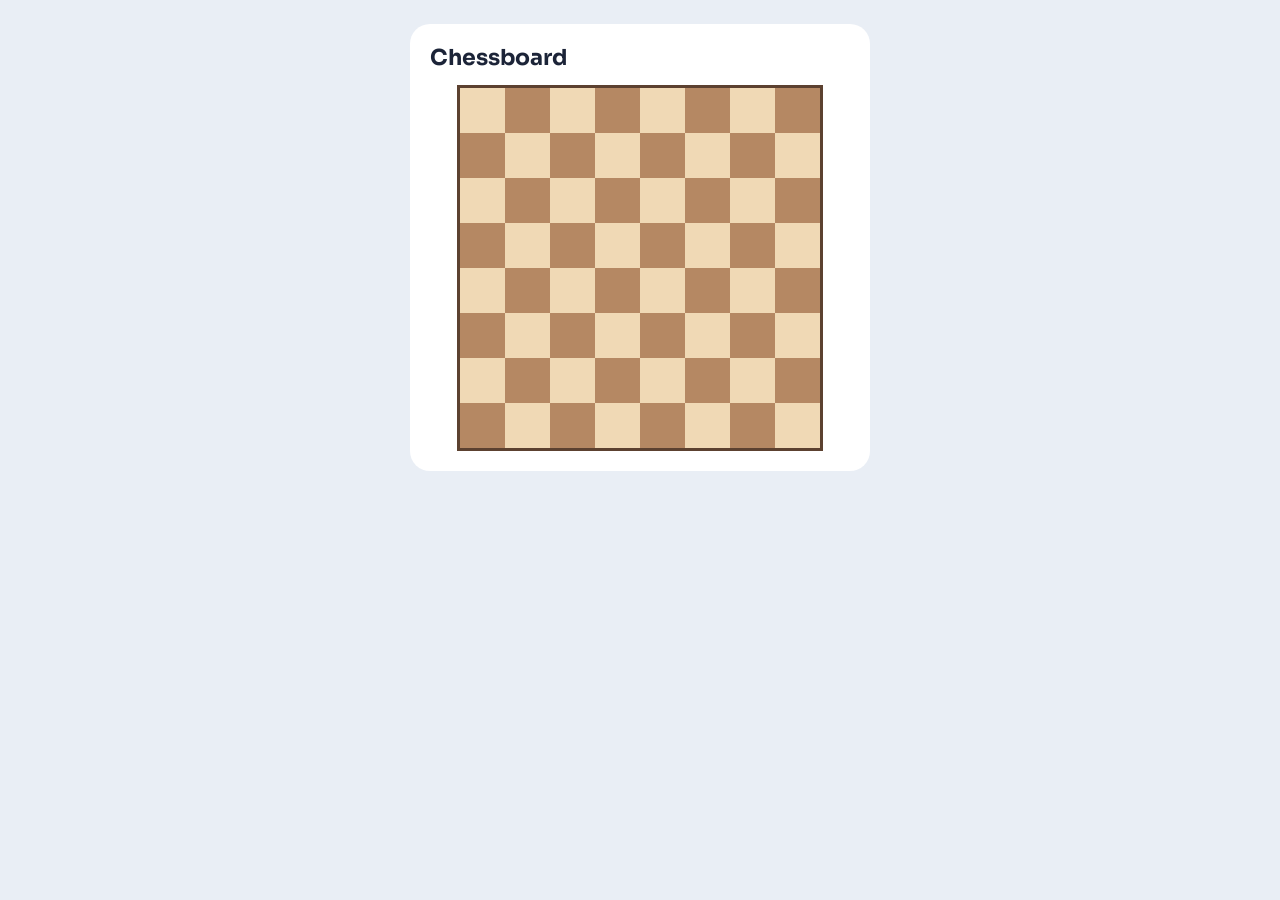
<file: task8/chessboard.html>
<!DOCTYPE html>
<html lang="en">
<head>
<meta charset="UTF-8">
<meta name="viewport" content="width=device-width, initial-scale=1, viewport-fit=cover">
<title>Chessboard</title>
<link href="https://fonts.googleapis.com/css2?family=Sora:wght@400;600&display=swap" rel="stylesheet">
<style>
  :root {
    --page: #e9eef5;
    --card: #ffffff;
    --text: #1c2438;
    color-scheme: light;
    box-sizing: border-box;
    padding-top: env(safe-area-inset-top, 0px);
    padding-bottom: env(safe-area-inset-bottom, 0px);
  }

  @media (prefers-color-scheme: dark) {
    :root {
      --page: #121722;
      --card: #1b2232;
      --text: #e8edf8;
      color-scheme: dark;
    }
  }

  html {
    height: 100%;
    scroll-padding-top: env(safe-area-inset-top, 0px);
  }

  body {
    min-height: 100%;
    margin: 0;
    padding: 24px 16px;
    box-sizing: border-box;
    background: var(--page);
    color: var(--text);
    font-family: "Sora", system-ui, -apple-system, "Segoe UI", sans-serif;
  }

  .card {
    max-width: 420px;
    margin: 0 auto;
    background: var(--card);
    border-radius: 20px;
    padding: 20px;
  }

  h1 {
    margin: 0 0 14px;
    font-size: 22px;
  }

  #board {
    border: 3px solid #5c4130;
  }
</style>
</head>

<body>
  <div class="card">
    <h1>Chessboard</h1>
    <div id="board"></div>
  </div>

  <script>
    const board = document.getElementById("board");

    function buildBoard() {
      board.style.display = "grid";
      board.style.gridTemplateColumns = "repeat(8, 1fr)";
      board.style.width = "100%";
      board.style.maxWidth = "360px";
      board.style.margin = "0 auto";

      for (let row = 0; row < 8; row++) {
        for (let col = 0; col < 8; col++) {
          const square = document.createElement("div");
          square.style.aspectRatio = "1 / 1";

          if ((row + col) % 2 === 0) {
            square.style.backgroundColor = "#f0d9b5";
          } else {
            square.style.backgroundColor = "#b58863";
          }

          board.appendChild(square);
        }
      }
    }

    buildBoard();
  </script>
</body>
</html>
</file>
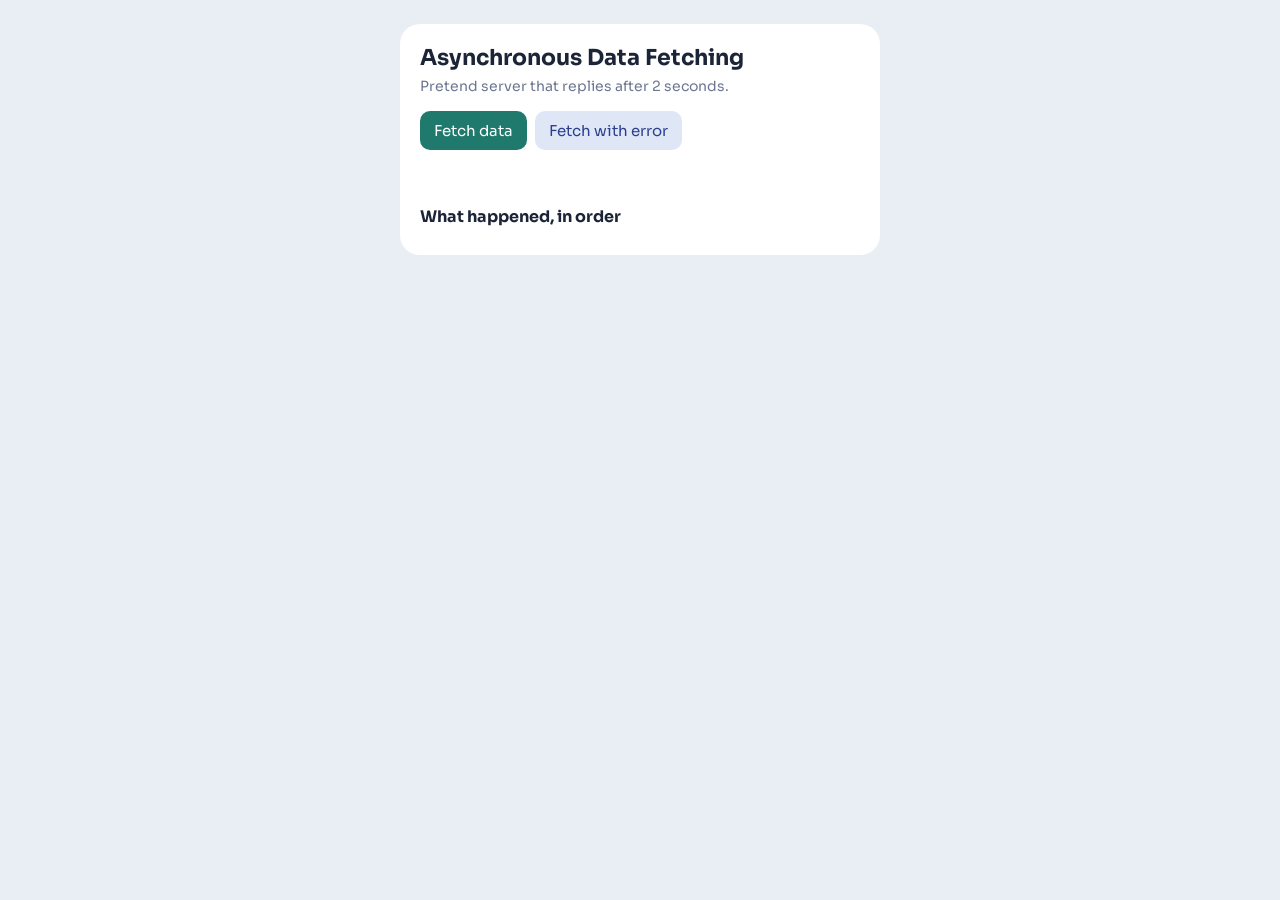
<file: task9/async-fetch.html>
<!DOCTYPE html>
<html lang="en">
<head>
<meta charset="UTF-8">
<meta name="viewport" content="width=device-width, initial-scale=1, viewport-fit=cover">
<title>Asynchronous Data Fetching</title>
<link href="https://fonts.googleapis.com/css2?family=Sora:wght@400;600&display=swap" rel="stylesheet">
<style>
  :root {
    --page: #e9eef5;
    --card: #ffffff;
    --text: #1c2438;
    --muted: #6b7690;
    --line: #dbe2ee;
    --btn: #dfe6f5;
    --btn-text: #2b3f8f;
    --main: #1f7a6d;
    --main-text: #ffffff;
    --danger: #b4332b;
    color-scheme: light;
    box-sizing: border-box;
    padding-top: env(safe-area-inset-top, 0px);
    padding-bottom: env(safe-area-inset-bottom, 0px);
  }

  @media (prefers-color-scheme: dark) {
    :root {
      --page: #121722;
      --card: #1b2232;
      --text: #e8edf8;
      --muted: #8d9bbd;
      --line: #2c3650;
      --btn: #31416e;
      --btn-text: #cfdcff;
      --main: #35b3a0;
      --main-text: #06201c;
      --danger: #ffb4ab;
      color-scheme: dark;
    }
  }

  html {
    height: 100%;
    scroll-padding-top: env(safe-area-inset-top, 0px);
  }

  body {
    min-height: 100%;
    margin: 0;
    padding: 24px 16px;
    box-sizing: border-box;
    background: var(--page);
    color: var(--text);
    font-family: "Sora", system-ui, -apple-system, "Segoe UI", sans-serif;
  }

  .card {
    max-width: 440px;
    margin: 0 auto;
    background: var(--card);
    border-radius: 20px;
    padding: 20px;
  }

  h1 {
    margin: 0 0 6px;
    font-size: 22px;
  }

  h2 {
    margin: 18px 0 8px;
    font-size: 16px;
  }

  p {
    margin: 0;
    color: var(--muted);
    font-size: 14px;
  }

  .buttons {
    display: flex;
    gap: 8px;
    margin: 16px 0;
    flex-wrap: wrap;
  }

  button {
    font-family: inherit;
    font-size: 15px;
    padding: 10px 14px;
    border: none;
    border-radius: 10px;
    background: var(--btn);
    color: var(--btn-text);
    cursor: pointer;
  }

  #fetchBtn {
    background: var(--main);
    color: var(--main-text);
  }

  button:disabled {
    opacity: 0.5;
    cursor: not-allowed;
  }

  button:focus-visible {
    outline: 3px solid var(--btn-text);
    outline-offset: 2px;
  }

  #status {
    font-weight: 600;
    min-height: 22px;
  }

  #status.error {
    color: var(--danger);
  }

  ul {
    list-style: none;
    margin: 0;
    padding: 0;
  }

  #result li {
    padding: 10px 0;
    border-bottom: 1px solid var(--line);
  }

  #log li {
    padding: 4px 0;
    font-size: 14px;
    color: var(--muted);
  }
</style>
</head>

<body>
  <div class="card">
    <h1>Asynchronous Data Fetching</h1>
    <p>Pretend server that replies after 2 seconds.</p>

    <div class="buttons">
      <button id="fetchBtn">Fetch data</button>
      <button id="errorBtn">Fetch with error</button>
    </div>

    <div id="status"></div>
    <ul id="result"></ul>

    <h2>What happened, in order</h2>
    <ul id="log"></ul>
  </div>

  <script>
    const fetchBtn = document.getElementById("fetchBtn");
    const errorBtn = document.getElementById("errorBtn");
    const statusText = document.getElementById("status");
    const resultList = document.getElementById("result");
    const logList = document.getElementById("log");

    function fetchData(shouldFail) {
      return new Promise(function (resolve, reject) {
        setTimeout(function () {
          if (shouldFail) {
            reject("Server error: could not load the data.");
          } else {
            resolve([
              { id: 1, name: "Asha", course: "Law" },
              { id: 2, name: "Ravi", course: "History" },
              { id: 3, name: "Meena", course: "Economics" }
            ]);
          }
        }, 2000);
      });
    }

    function addLog(message) {
      const li = document.createElement("li");
      li.textContent = message;
      logList.appendChild(li);
    }

    function setButtons(disabled) {
      fetchBtn.disabled = disabled;
      errorBtn.disabled = disabled;
    }

    function loadData(shouldFail) {
      setButtons(true);
      statusText.className = "";
      statusText.textContent = "Loading...";
      resultList.innerHTML = "";
      logList.innerHTML = "";

      addLog("1. Request sent to the server");

      fetchData(shouldFail)
        .then(function (data) {
          statusText.textContent = "Data loaded successfully";
          data.forEach(function (student) {
            const li = document.createElement("li");
            li.textContent = student.id + ". " + student.name + " - " + student.course;
            resultList.appendChild(li);
          });
          addLog("3. Promise resolved, data shown on the page");
        })
        .catch(function (error) {
          statusText.className = "error";
          statusText.textContent = error;
          addLog("3. Promise rejected, error shown on the page");
        })
        .finally(function () {
          setButtons(false);
        });

      addLog("2. Waiting for the response (the page is not frozen)");
    }

    fetchBtn.addEventListener("click", function () {
      loadData(false);
    });

    errorBtn.addEventListener("click", function () {
      loadData(true);
    });
  </script>
</body>
</html>
</file>
